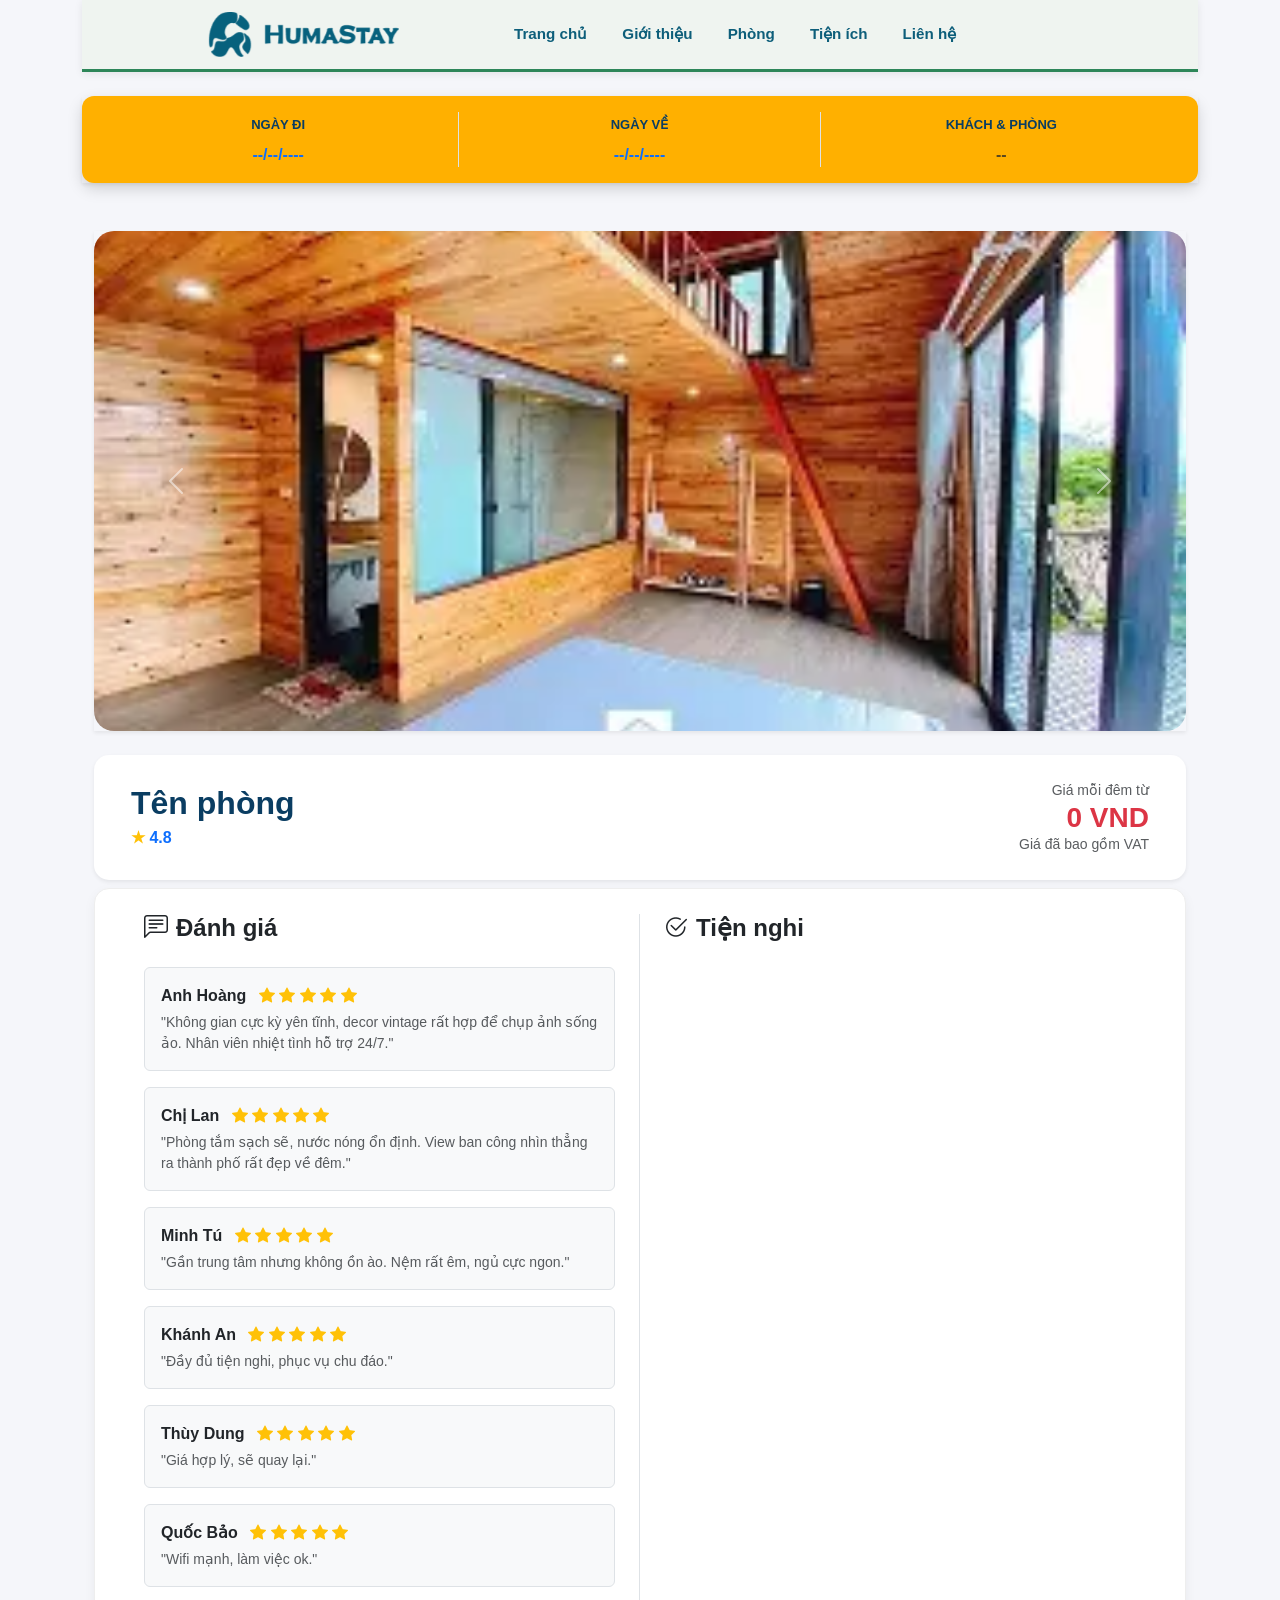
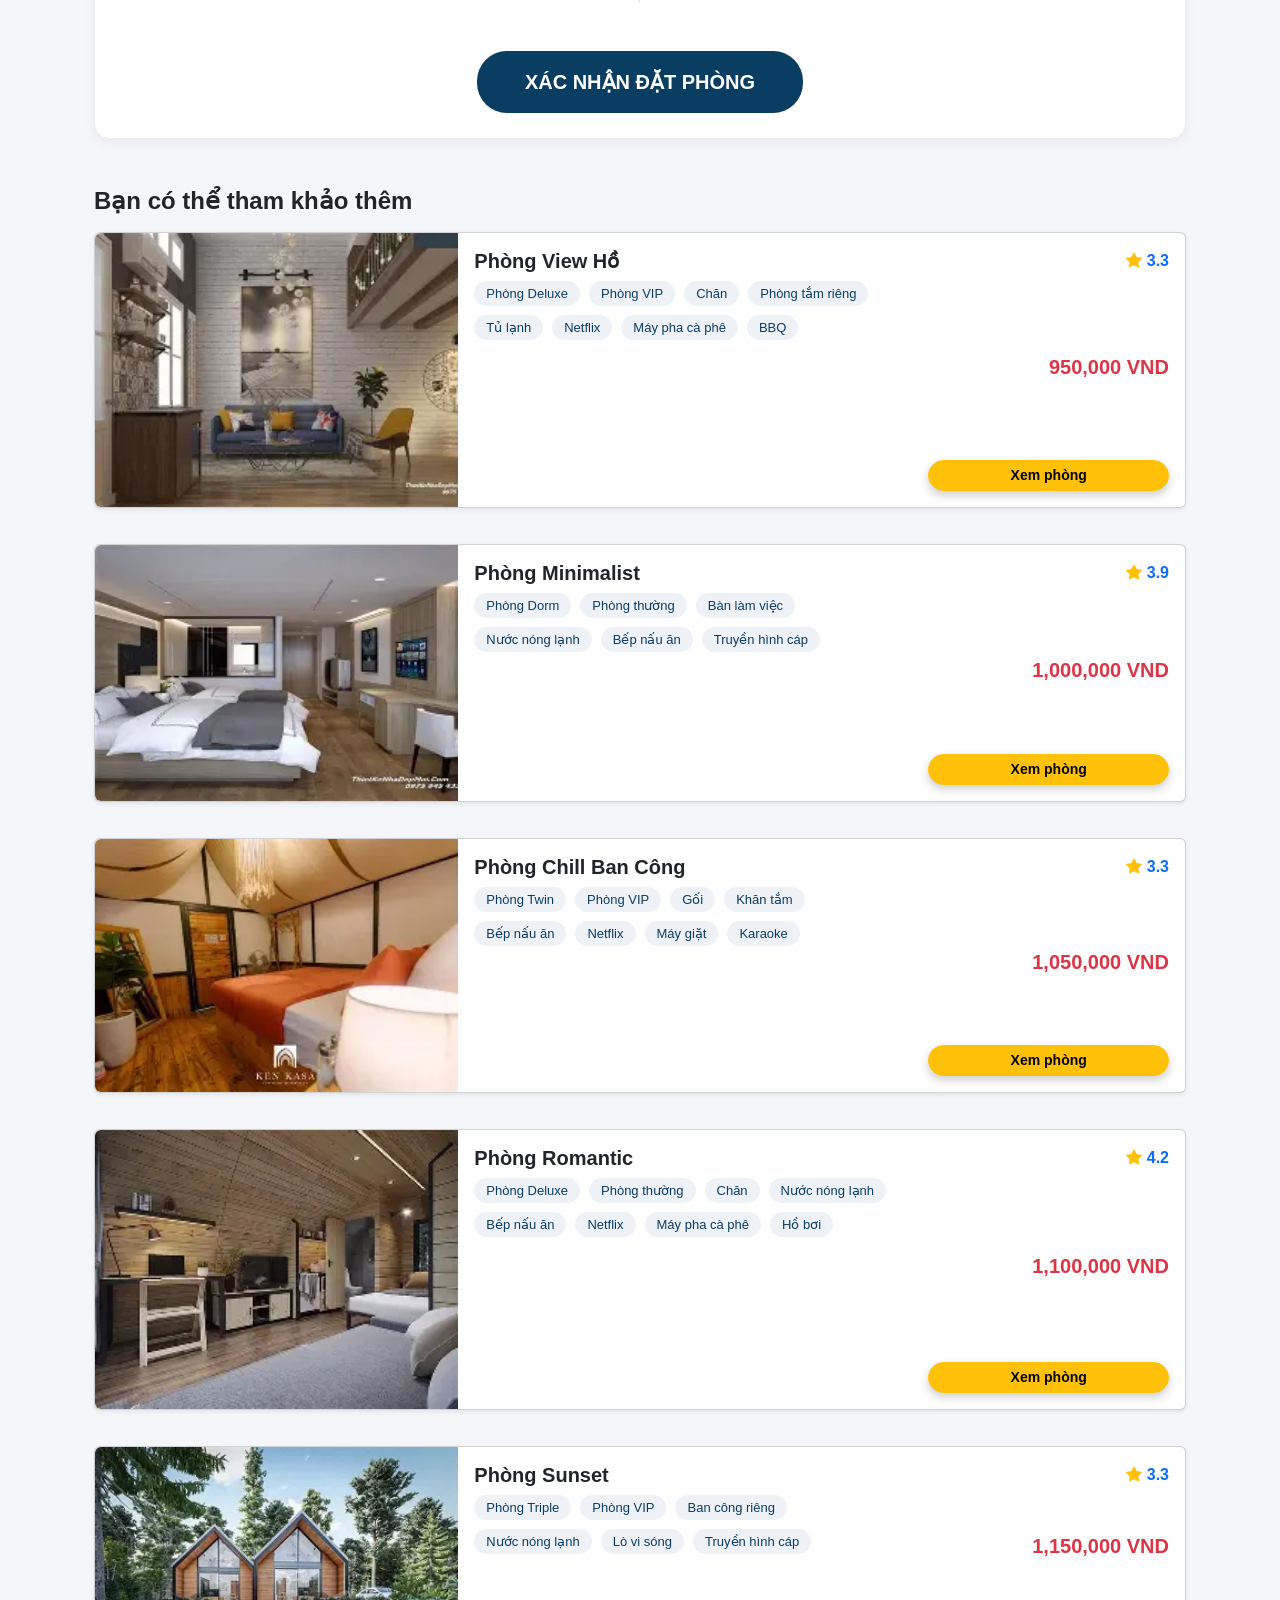
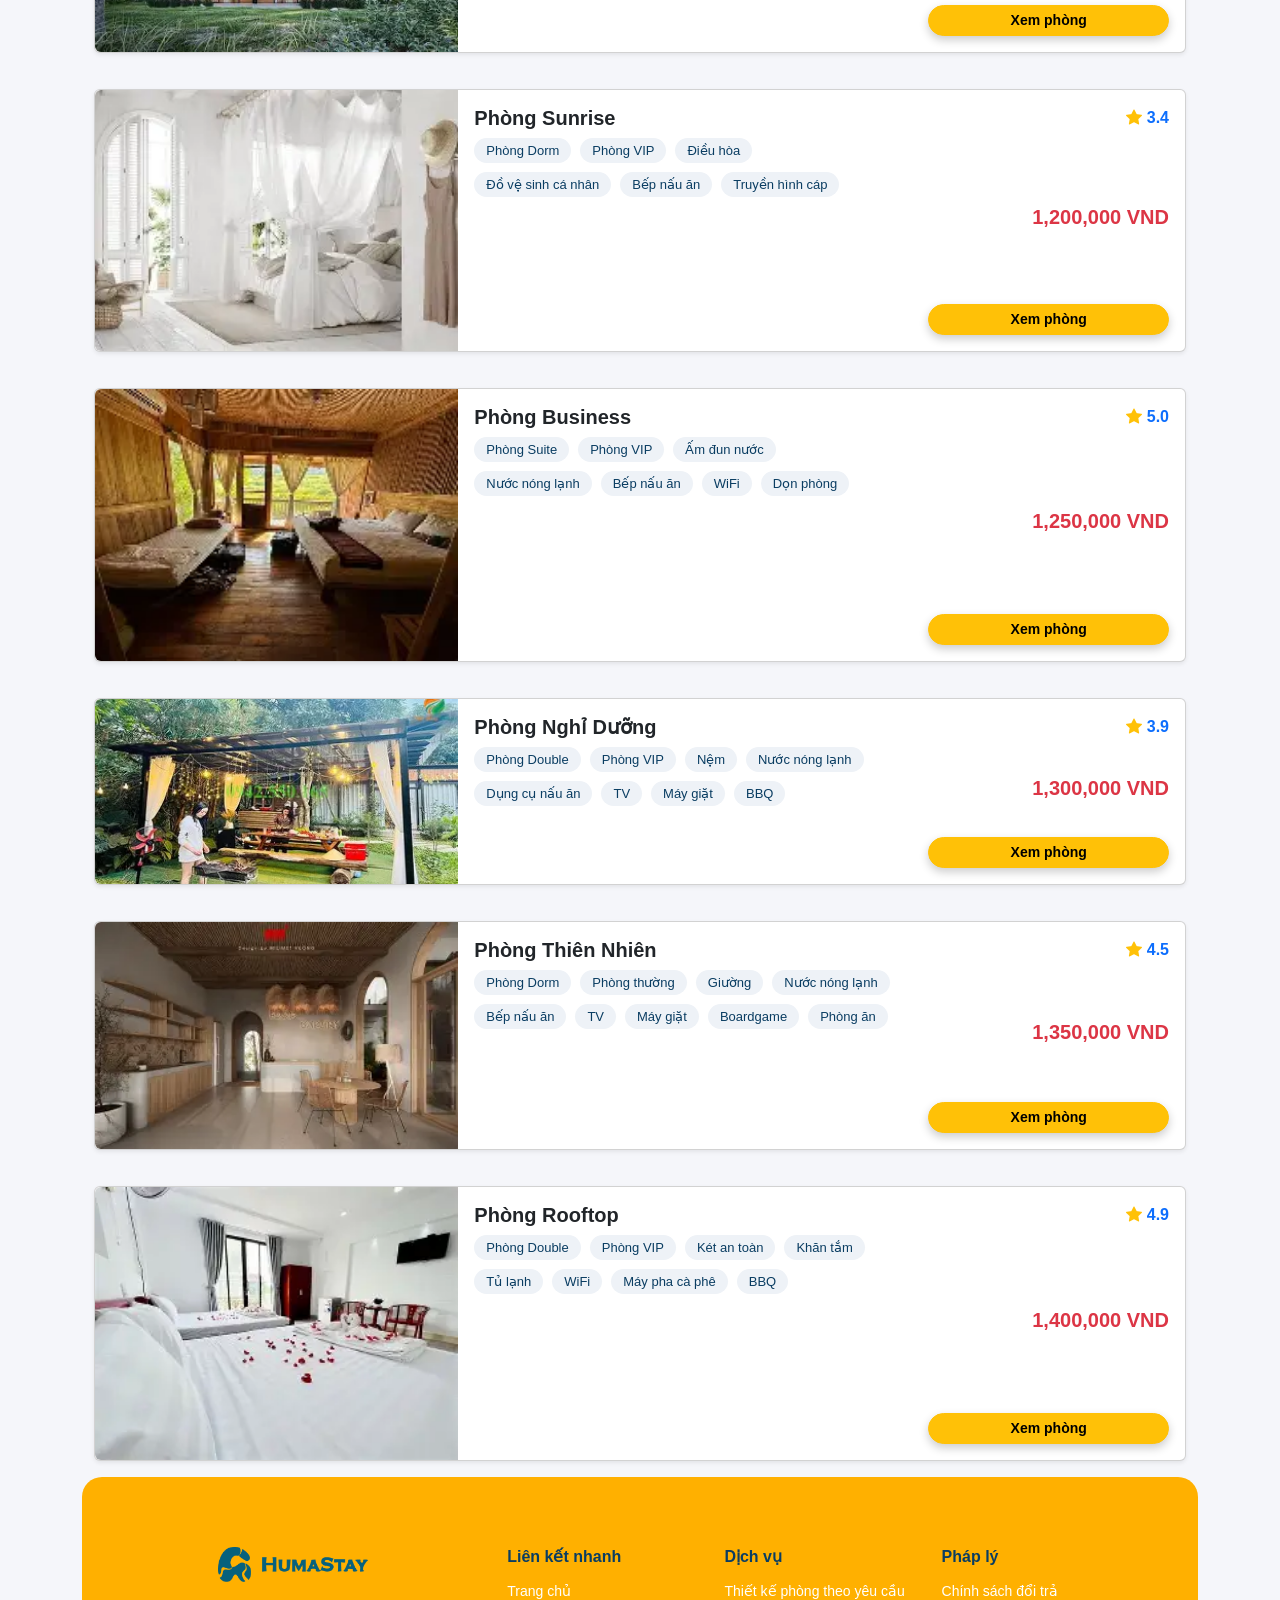
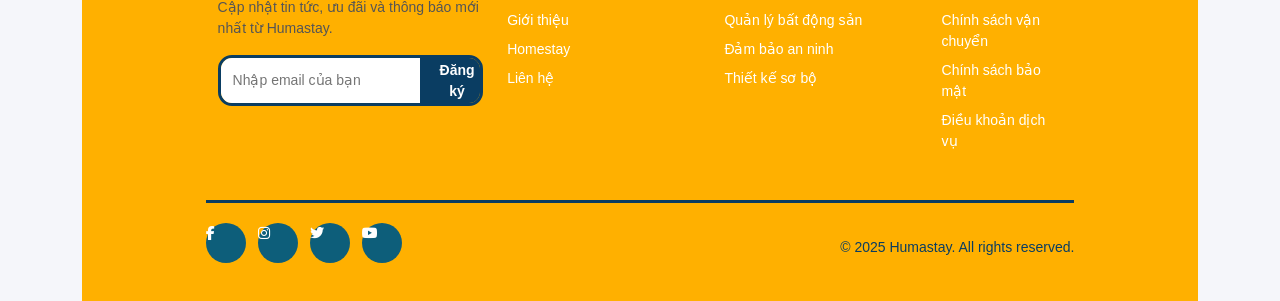
<file: HTML/ChiTietPhong.html>
<!DOCTYPE html>
<html lang="vi">

<head>
    <meta charset="UTF-8">
    <meta name="viewport" content="width=device-width, initial-scale=1.0">
    <title>Chi Tiết Phòng</title>
    <link rel="stylesheet" href="../CSS/bootstrap.min.css">
    <link rel="stylesheet" href="../CSS/ChiTietPhong.css">
    <link rel="stylesheet" href="../CSS/Phong.css">
    <link rel="stylesheet" href="../CSS/footer.css">
    <link href="https://cdn.jsdelivr.net/npm/bootstrap-icons/font/bootstrap-icons.css" rel="stylesheet">
    <link rel="stylesheet" href="https://cdnjs.cloudflare.com/ajax/libs/font-awesome/6.5.1/css/all.min.css">
</head>

<body>
    <div class="container">
        <header>
            <nav class="navbar-custom">
                <div class="nav-container">
                    <a class="logo-brand" href="../index.html">
                        <img src="../IMG/Logo.png" alt="Logo">

                    </a>

                    <button class="menu-toggle" id="menuToggle">
                        <span></span>
                        <span></span>
                        <span></span>
                    </button>

                    <ul class="nav-menu" id="navMenu">
                        <li><a href="../index.html">Trang chủ</a></li>
                        <li><a href="../HTML/gioithieu.html">Giới thiệu</a></li>
                        <li><a href="../HTML/Phong.html">Phòng</a></li>
                        <li><a href="../HTML/facilities.html">Tiện ích</a></li>
                        <li><a href="../HTML/lienhe.html">Liên hệ</a></li>
                    </ul>
                </div>
            </nav>

            <div class="search-float mt-4 shadow-sm">
                <div class="p-3 row m-0 text-center align-items-center">
                    <div class="col-md-4 border-end">
                        <label class="form-label text-uppercase small">Ngày đi</label>
                        <div id="display-checkin" class="text-primary fw-bold">--/--/----</div>
                    </div>
                    <div class="col-md-4 border-end">
                        <label class="form-label text-uppercase small">Ngày về</label>
                        <div id="display-checkout" class="text-primary fw-bold">--/--/----</div>
                    </div>
                    <div class="col-md-4">
                        <label class="form-label text-uppercase small">Khách & Phòng</label>
                        <div id="display-guests" class="text-muted small">--</div>
                    </div>
                </div>
            </div>
        </header>

        <section class="row mt-4 g-4">
            <div class="col-12">
                <div id="roomCarousel" class="carousel slide shadow-sm">
                    <div class="carousel-inner rounded-4">
                        <div class="carousel-item active">
                            <img src="../IMG/1.webp" class="d-block w-100"
                                style="height: 500px; object-fit: cover; border-radius: 20px;">
                        </div>
                        <div class="carousel-item">
                            <img src="../IMG/2.webp" class="d-block w-100"
                                style="height: 500px; object-fit: cover; border-radius: 20px;">
                        </div>
                        <div class="carousel-item">
                            <img src="../IMG/3.webp" class="d-block w-100"
                                style="height: 500px; object-fit: cover; border-radius: 20px;">
                        </div>
                        <div class="carousel-item">
                            <img src="../IMG/4.webp" class="d-block w-100"
                                style="height: 500px; object-fit: cover; border-radius: 20px;">
                        </div>
                        <div class="carousel-item">
                            <img src="../IMG/5.webp" class="d-block w-100"
                                style="height: 500px; object-fit: cover; border-radius: 20px;">
                        </div>
                    </div>
                    <button class="carousel-control-prev" type="button" data-bs-target="#roomCarousel"
                        data-bs-slide="prev">
                        <span class="carousel-control-prev-icon"></span>
                    </button>

                    <button class="carousel-control-next" type="button" data-bs-target="#roomCarousel"
                        data-bs-slide="next">
                        <span class="carousel-control-next-icon"></span>
                    </button>
                </div>
            </div>

            <aside class="col-12 mt-4">
                <div class="price-sidebar-card shadow-sm">
                    <div class="row align-items-center">
                        <div class="col-md-8 border-end-custom">
                            <h2 id="display-name" class="fw-bold mb-1" style="color: #0a3d62;">Tên phòng</h2>
                            <div id="display-rating" class="text-primary fw-bold">
                                <span class="text-warning">★</span> 4.8
                            </div>
                        </div>
                        <div class="col-md-4 text-end">
                            <span class="text-muted d-block small">Giá mỗi đêm từ</span>
                            <h2 id="display-price" class="text-danger fw-bold mb-0">0 VND</h2>
                            <span class="text-muted d-block small">Giá đã bao gồm VAT</span>
                        </div>
                    </div>
                </div>
            </aside>

            <article class="col-12 mt-2">
                <div class="info-booking-wrapper">
                    <div class="row g-5">
                        <div class="col-md-6 border-end">
                            <h4 class="fw-bold mb-4 text-dark"><i class="bi bi-chat-left-text me-2"></i>Đánh giá</h4>
                            <div id="review-container"></div>
                        </div>
                        <div class="col-md-6">
                            <h4 class="mb-4 fw-bold text-dark"><i class="bi bi-check2-circle me-2"></i>Tiện nghi</h4>
                            <div id="amenity-container" class="tags d-flex flex-wrap gap-2"></div>
                        </div>
                    </div>
                    <div class="text-center mt-5">
                        <button onclick="goBooking()" class="btn a fw-bold px-5 py-3" style="min-width: 300px; font-size: 20px;">XÁC NHẬN ĐẶT
                            PHÒNG</button>
                    </div>
                </div>
            </article>
            <div class="mt-5">
                <h4 class="fw-bold mb-3">Bạn có thể tham khảo thêm</h4>
                <div class="horizontal" id="bottomList"></div>
            </div>
        </section>

        <footer class="footer">
            <div class="container">
                <div class="row">

                    <div class="col-md-4">
                        <img src="../IMG/Logo.png" alt="Humastay Logo">
                        <p>
                            Cập nhật tin tức, ưu đãi và thông báo mới nhất từ Humastay.
                        </p>

                        <div class="sub">
                            <input type="email" placeholder="Nhập email của bạn">
                            <button>Đăng ký</button>
                        </div>

                    </div>

                    <div class="col-md-3">
                        <h6>Liên kết nhanh</h6>
                        <a href="#">Trang chủ</a>
                        <a href="#">Giới thiệu</a>
                        <a href="#">Homestay</a>
                        <a href="#">Liên hệ</a>
                    </div>

                    <div class="col-md-3">
                        <h6>Dịch vụ</h6>
                        <a href="#">Thiết kế phòng theo yêu cầu</a>
                        <a href="#">Quản lý bất động sản</a>
                        <a href="#">Đảm bảo an ninh</a>
                        <a href="#">Thiết kế sơ bộ</a>
                    </div>

                    <div class="col-md-2">
                        <h6>Pháp lý</h6>
                        <a href="#">Chính sách đổi trả</a>
                        <a href="#">Chính sách vận chuyển</a>
                        <a href="#">Chính sách bảo mật</a>
                        <a href="#">Điều khoản dịch vụ</a>
                    </div>
                </div>

                <div class="footer-bottom">
                    <div class="app">
                        <a href="#"><i class="fa-brands fa-facebook-f"></i></a>
                        <a href="#"><i class="fa-brands fa-instagram"></i></a>
                        <a href="#"><i class="fa-brands fa-twitter"></i></a>
                        <a href="#"><i class="fa-brands fa-youtube"></i></a>
                    </div>
                    <div class="copy">
                        © 2025 Humastay. All rights reserved.
                    </div>
                </div>
            </div>
        </footer>
    </div>

    <script src="../JS/bootstrap.bundle.min.js"></script>
    <script src="../JS/Phong.js"></script>
    <script src="../JS/ChiTietPhong.js"></script>
</body>

</html>
</file>
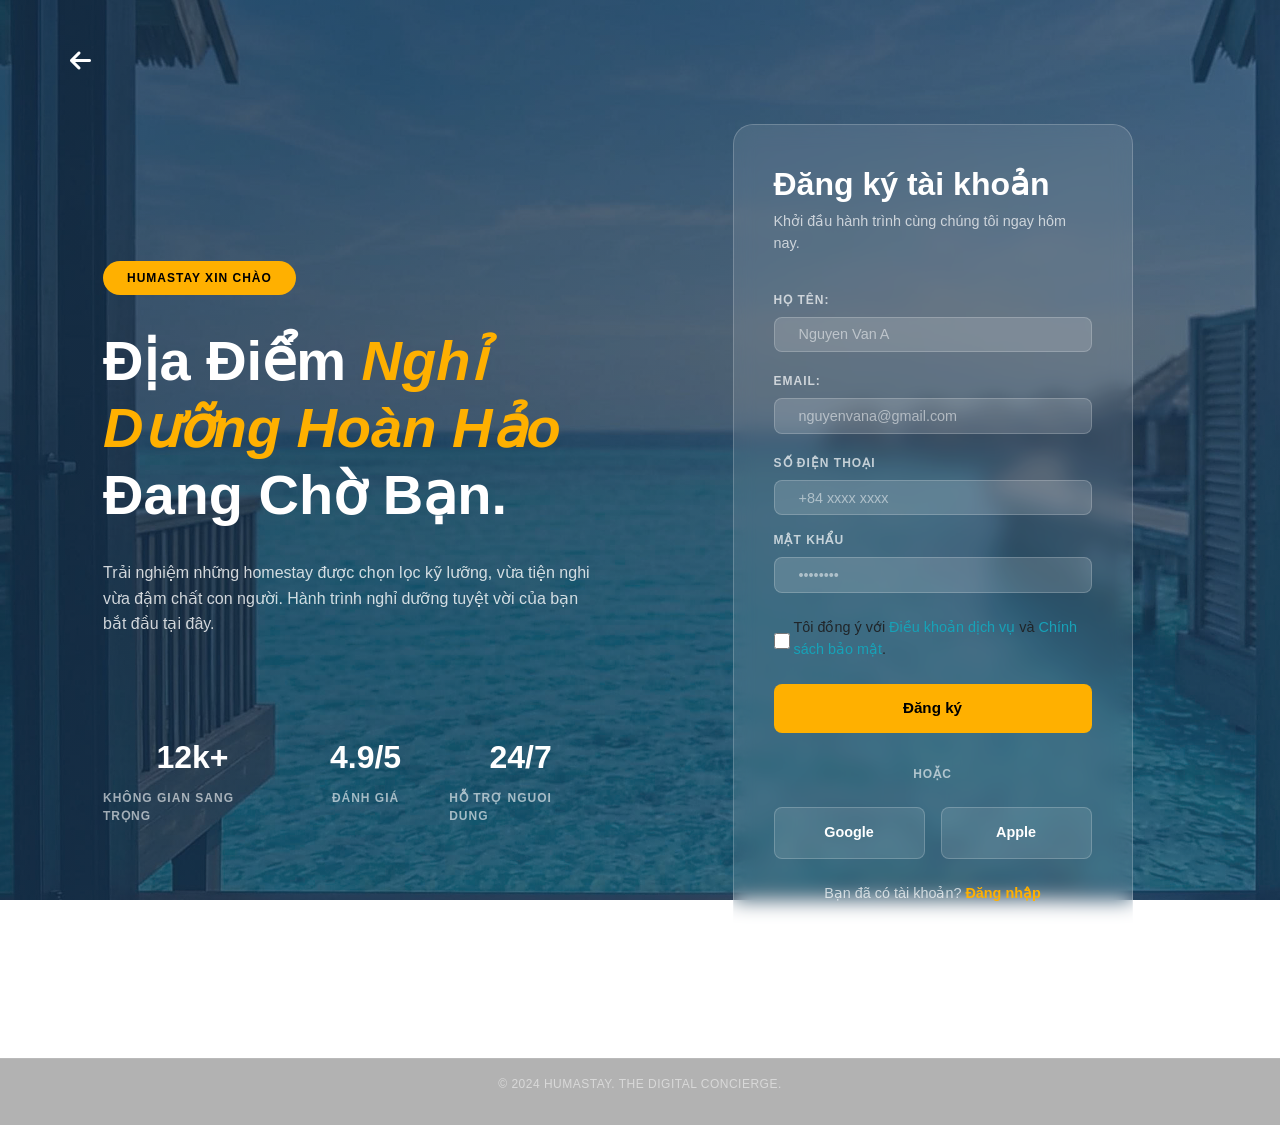
<file: HTML/dangky.html>
<!DOCTYPE html>
<html lang="en">

<head>
    <meta charset="UTF-8">
    <meta name="viewport" content="width=device-width, initial-scale=1.0">
    <link href="https://stackpath.bootstrapcdn.com/bootstrap/4.5.2/css/bootstrap.min.css" rel="stylesheet">
    <link rel="stylesheet" href="../CSS/login.css">
    <link rel="stylesheet" href="https://cdnjs.cloudflare.com/ajax/libs/font-awesome/6.4.0/css/all.min.css">


    <title>Đăng ký</title>
</head>

<body>
    <div class="container">

        <div class="main-wrapper p-0 h-100">
            <div class="back">
                <a><i class="fas fa-arrow-left" style="font-size: 1.5rem;"></i> </a>
            </div>
            <div class="row h-100">
                <div class="col-lg-6 left-section d-flex flex-column justify-content-center">
                    <p class="badge-tag">HUMASTAY XIN CHÀO</p>
                    <h1 class="main-title">
                        Địa Điểm <span class="highlight">Nghỉ Dưỡng Hoàn Hảo</span> Đang Chờ Bạn.
                    </h1>
                    <p class="description">
                        Trải nghiệm những homestay được chọn lọc kỹ lưỡng, vừa tiện nghi vừa đậm chất con người.
                        Hành trình nghỉ dưỡng tuyệt vời của bạn bắt đầu tại đây.
                    </p>

                    <div class="stats-container">
                        <div class="stat-item">
                            <div class="stat-number">12k+</div>
                            <div class="stat-label">KHÔNG GIAN SANG TRỌNG</div>
                        </div>
                        <div class="stat-item">
                            <div class="stat-number">4.9/5</div>
                            <div class="stat-label">ĐÁNH GIÁ</div>
                        </div>
                        <div class="stat-item">
                            <div class="stat-number">24/7</div>
                            <div class="stat-label">HỖ TRỢ NGUOI DUNG</div>
                        </div>
                    </div>
                </div>

                <div class="col-lg-6 right-section d-flex align-items-center justify-content-center">
                    <div class="login-card">
                        <h2 class="login-title">Đăng ký tài khoản</h2>
                        <p class="login-subtitle">Khởi đầu hành trình cùng chúng tôi ngay hôm nay.
                        </p>

                        <form>
                            <div class="form-group">
                                <label for="hoten" class="form-label">HỌ TÊN:</label>
                                <input type="text" class="form-control" id="hoten" placeholder="Nguyen Van A">
                            </div>

                            <div class="form-group">
                                <label for="email" class="form-label">EMAIL:</label>
                                <input type="email" class="form-control" id="email" placeholder="nguyenvana@gmail.com">
                            </div>

                            <div class="form-group">
                                <label for="sdt" class="form-label">SỐ ĐIỆN THOẠI</label>
                                <input type="text" class="form-control" id="sdt" placeholder="+84 xxxx xxxx">
                            </div>

                            <div class="mb-4 text-left">
                                <div class="form-group">
                                    <div class="d-flex justify-content-between">
                                        <label for="password" class="form-label">MẬT KHẨU</label>
                                    </div>
                                    <div class="password-input">
                                        <input type="password" class="form-control" id="password"
                                            placeholder="••••••••">
                                    </div>
                                </div>
                            </div>

                            <div class="form-check d-flex align-items-center mb-3">
                                <input class="form-check-input" type="checkbox" id="terms">
                                <label class="form-check-label small text-body ms-2" for="terms">
                                    Tôi đồng ý với
                                    <a href="#" class="text-info fw-bold text-decoration-none">Điều khoản dịch vụ</a>
                                    và
                                    <a href="#" class="text-info fw-bold text-decoration-none">Chính sách bảo
                                        mật</a>.
                                </label>
                            </div>

                            <button id="btn-register" type="submit" class="btn-login btn-block mt-4">Đăng
                                ký</button>
                        </form>
                        <div class="or-divider">HOẶC</div>


                        <div class="social-buttons">
                            <button class="social">Google</button>
                            <button class="social">Apple</button>
                        </div>

                        <p class="create-account mt-4">
                            Bạn đã có tài khoản? <a href="..//HTML/login.html" class="create-link">Đăng nhập</a>
                        </p>
                    </div>
                </div>
            </div>
        </div>
    </div>

    <footer class="footer">
        <div class="container-fluid">
            <div class="row">
                <div class="col-12">
                    <p class="footer-text">© 2024 HUMASTAY. THE DIGITAL CONCIERGE.</p>
                </div>
            </div>
        </div>
    </footer>
    <script src="../JS/dangki.js"></script>

</body>

</html>
</file>
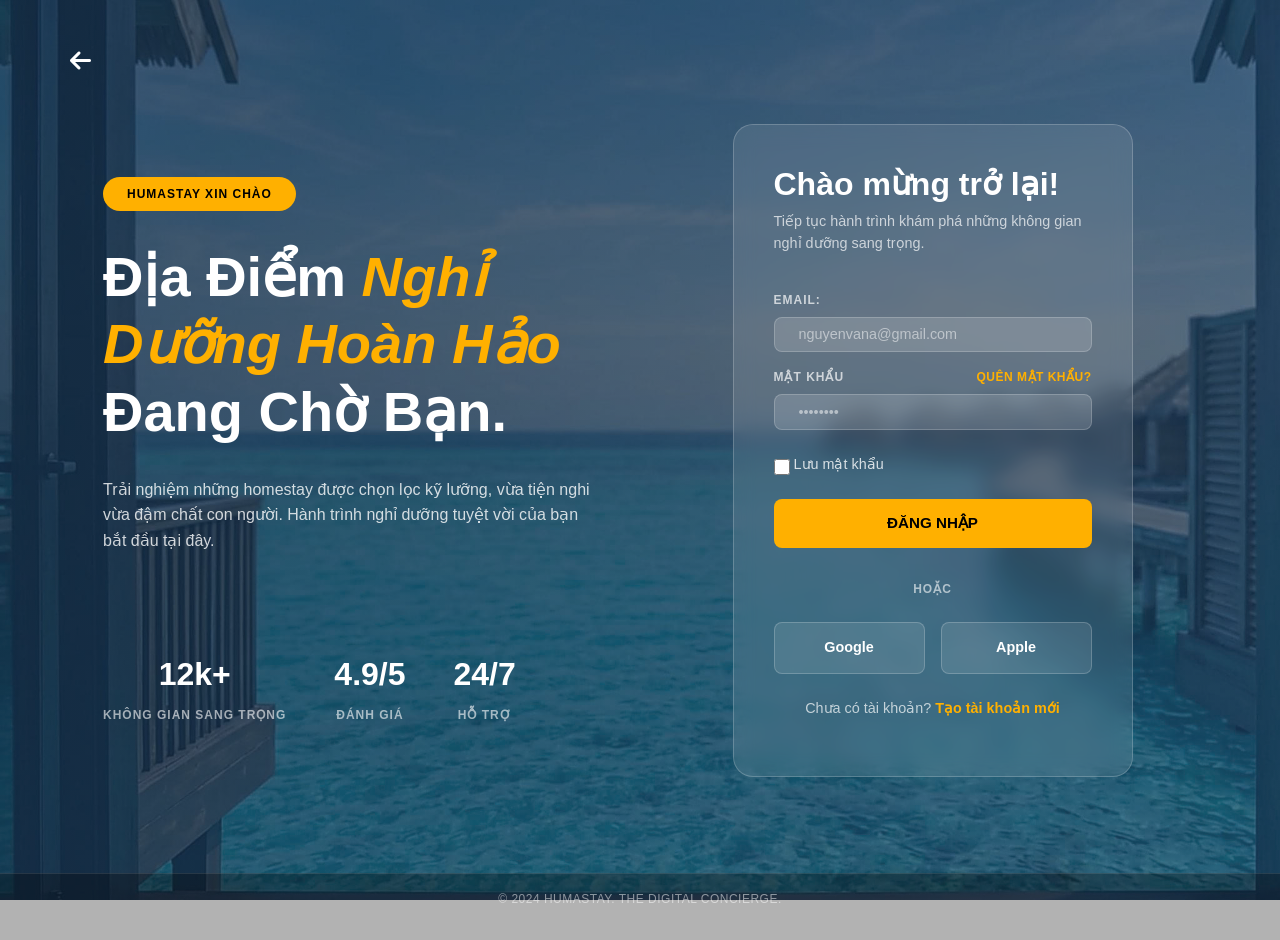
<file: HTML/login.html>
<!doctype html>
<html lang="en">

<head>
  <meta charset="UTF-8" />
  <meta name="viewport" content="width=device-width, initial-scale=1.0" />
  <link href="https://stackpath.bootstrapcdn.com/bootstrap/4.5.2/css/bootstrap.min.css" rel="stylesheet" />
  <link rel="stylesheet" href="../CSS/login.css" />
  <link rel="stylesheet" href="https://cdnjs.cloudflare.com/ajax/libs/font-awesome/6.4.0/css/all.min.css" />

  <title>LOG IN</title>
</head>

<body>
  <div class="container">
    <div class="main-wrapper p-0 h-100">
      <div class="back">
        <a href="../index.html" style="color: white"><i class="fas fa-arrow-left" style="font-size: 1.5rem"></i></a>
      </div>
      <div class="row h-100">
        <div class="col-lg-6 left-section d-flex flex-column justify-content-center">
          <p class="badge-tag">HUMASTAY XIN CHÀO</p>
          <h1 class="main-title">
            Địa Điểm <span class="highlight">Nghỉ Dưỡng Hoàn Hảo</span> Đang
            Chờ Bạn.
          </h1>
          <p class="description">
            Trải nghiệm những homestay được chọn lọc kỹ lưỡng, vừa tiện nghi
            vừa đậm chất con người. Hành trình nghỉ dưỡng tuyệt vời của bạn
            bắt đầu tại đây.
          </p>

          <div class="stats-container">
            <div class="stat-item">
              <div class="stat-number">12k+</div>
              <div class="stat-label">KHÔNG GIAN SANG TRỌNG</div>
            </div>
            <div class="stat-item">
              <div class="stat-number">4.9/5</div>
              <div class="stat-label">ĐÁNH GIÁ</div>
            </div>
            <div class="stat-item">
              <div class="stat-number">24/7</div>
              <div class="stat-label">HỖ TRỢ</div>
            </div>
          </div>
        </div>

        <!-- FORM ĐĂNG NHẬP -->
        <div class="col-lg-6 right-section d-flex align-items-center justify-content-center">
          <div class="login-card">
            <h2 class="login-title">Chào mừng trở lại!</h2>
            <p class="login-subtitle">
              Tiếp tục hành trình khám phá những không gian nghỉ dưỡng sang
              trọng.
            </p>

            <form>
              <div class="form-group">
                <label for="email" class="form-label">EMAIL:</label>
                <input type="text" class="form-control" id="email" placeholder="nguyenvana@gmail.com" />
              </div>

              <div class="form-group">
                <div class="d-flex justify-content-between">
                  <label for="password" class="form-label">MẬT KHẨU</label>
                  <a href="#" class="forgot-password">QUÊN MẬT KHẨU?</a>
                </div>
                <div class="password-input">
                  <input type="password" class="form-control" id="password" placeholder="••••••••" />
                </div>
              </div>

              <div class="form-check mt-4">
                <input type="checkbox" class="form-check-input" id="staySignedIn" />
                <label class="form-check-label" for="staySignedIn">
                  Lưu mật khẩu
                </label>
              </div>

              <button id="btn-log" type="submit" class="btn-login btn-block mt-4">
                ĐĂNG NHẬP
              </button>
            </form>

            <div class="or-divider">HOẶC</div>

            <div class="social-buttons">
              <button class="social">Google</button>
              <button class="social">Apple</button>
            </div>

            <p class="create-account">
              Chưa có tài khoản?
              <a href="..//HTML/dangky.html" class="create-link">Tạo tài khoản mới</a>
            </p>
          </div>
        </div>
      </div>
    </div>
  </div>

  <!-- FOOTER -->
  <footer class="footer">
    <div class="container-fluid">
      <div class="row">
        <div class="col-12">
          <p class="footer-text">© 2024 HUMASTAY. THE DIGITAL CONCIERGE.</p>
        </div>
      </div>
    </div>
  </footer>
  <script src="../JS/main.js"></script>
</body>

</html>
</file>
<file: CSS/ChiTietPhong.css>
* {
    box-sizing: border-box;
    font-family: "Be VietNam Pro", sans-serif;
}

body {
    margin: 0;
    padding: 0;
    background: #f5f6fa;
}

.navbar-custom {
  background: rgba(240, 245, 240, 0.95);
  padding: 12px 0;
  border-bottom: 3px solid #2d8659;
  box-shadow: 0 2px 8px rgba(0, 0, 0, 0.08);
  position: static;
  z-index: 1000;
  width: 100%;
}

.nav-container {
  width: 80%;
  margin: 0 auto;
  display: flex;
  justify-content: space-between;
  align-items: center;
  padding: 0 15px;
  position: relative;
}

.logo-brand {
  display: flex;
  align-items: center;
  gap: 8px;
  text-decoration: none;
  z-index: 1001;
  flex-shrink: 0;
}

.logo-brand img {
  height: 45px;
  width: auto;
}

.logo-brand span {
  color: #0d5e7a;
  font-weight: 900;
  font-size: 1.1rem;
  letter-spacing: 0.5px;
  display: none;
}

.menu-toggle {
  display: none;
  flex-direction: column;
  background: none;
  border: none;
  cursor: pointer;
  gap: 5px;
  padding: 5px;
  z-index: 1001;
  flex-shrink: 0;
}

.menu-toggle span {
  width: 24px;
  height: 2px;
  background: #0d5e7a;
  transition: all 0.3s ease;
  border-radius: 2px;
  display: block;
}

.menu-toggle.active span:nth-child(1) {
  transform: rotate(45deg) translate(8px, 8px);
}

.menu-toggle.active span:nth-child(2) {
  opacity: 0;
}

.menu-toggle.active span:nth-child(3) {
  transform: rotate(-45deg) translate(7px, -7px);
}

.nav-menu {
  display: flex;
  gap: 35px;
  list-style: none;
  margin: 0;
  padding: 0;
  justify-content: center;
  flex: 1;
}

.nav-menu li {
  list-style: none;
}

.nav-menu a {
  color: #0d5e7a;
  font-weight: 600;
  font-size: 0.95rem;
  text-decoration: none;
  position: relative;
  padding: 6px 0;
  display: block;
  transition: color 0.3s ease;
  white-space: nowrap;
}

.nav-menu a::after {
  content: "";
  position: absolute;
  width: 0;
  height: 2px;
  bottom: -4px;
  left: 0;
  background: #2d8659;
  transition: width 0.3s ease;
}

.nav-menu a:hover {
  color: #2d8659;
}

.nav-menu a:hover::after {
  width: 100%;
}

@media (max-width: 1200px) {
  .nav-container {
    width: 85%;
  }

  .nav-menu {
    gap: 28px;
  }

  .nav-menu a {
    font-size: 0.9rem;
  }
}

@media (max-width: 992px) {
  .nav-container {
    width: 90%;
  }

  .menu-toggle {
    display: flex;
  }

  .nav-menu {
    position: absolute;
    top: 100%;
    left: 0;
    right: 0;
    width: 100vw;
    margin-left: calc(-50vw + 50%);
    flex-direction: column;
    gap: 0;
    background: rgba(240, 245, 240, 0.99);
    border-top: 1px solid #ddd;
    padding: 0;
    max-height: 0;
    overflow: hidden;
    transition: max-height 0.4s ease;
    z-index: 999;
    text-align: center;
  }

  .nav-menu.active {
    max-height: 400px;
  }

  .nav-menu li {
    border-bottom: 1px solid #f0f5f0;
    padding: 12px 0;
    margin: 0;
  }

  .nav-menu li:last-child {
    border-bottom: none;
  }

  .nav-menu a {
    font-size: 0.95rem;
    padding: 8px 0;
  }

  .nav-menu a::after {
    display: none;
  }

  .nav-menu a:hover {
    color: #2d8659;
  }

}

@media (max-width: 768px) {
  .nav-container {
    width: 90%;
  }

  .logo-brand img {
    height: 40px;
  }

  .logo-brand span {
    display: none;
  }

  .nav-menu {
    max-height: 0;
  }

  .nav-menu.active {
    max-height: 350px;
  }

  .nav-menu a {
    font-size: 0.9rem;
  }

}

@media (max-width: 576px) {
  .navbar-custom {
    padding: 10px 0;
  }

  .nav-container {
    width: 95%;
    gap: 8px;
  }

  .logo-brand {
    gap: 6px;
  }

  .logo-brand img {
    height: 38px;
  }

  .logo-brand span {
    display: none;
  }

  .menu-toggle {
    padding: 3px 6px;
  }

  .menu-toggle span {
    width: 22px;
    height: 2px;
  }

  .nav-menu {
    max-height: 0;
  }

  .nav-menu.active {
    max-height: 300px;
  }

  .nav-menu li {
    padding: 10px 0;
  }

  .nav-menu a {
    font-size: 0.88rem;
    padding: 6px 0;
  }

}

.search-float {
    position: sticky;
    top: 70px;
    z-index: 900;
}

.search-float>div {
    background: #ffb000;
    border-radius: 12px;
    box-shadow: 0 6px 15px rgba(0, 0, 0, 0.15);
}

.search-float .form-label {
    font-size: 13px;
    font-weight: 700;
    color: #0a3d62;
}

#display-checkin,
#display-checkout,
#display-guests {
    font-weight: 700;
    font-size: 16px;
    color: #0a3d62;
}

.form-label {
    font-size: 12px;
    color: #0a3d62;
}

.carousel-inner {
    border-radius: 20px;
    overflow: hidden;
}

.carousel-item {
    height: 500px;
}

.carousel-item img {
    width: 100%;
    height: 100%;
    object-fit: cover;
}

.price-sidebar-card {
    background: white;
    padding: 25px;
    border-radius: 15px;
    box-shadow: 0 5px 15px rgba(0, 0, 0, 0.08);
}

#display-price {
    font-size: 28px;
}

.info-booking-wrapper .col-md-6:first-child {
    border-right: 1px solid #ddd;
}

.review-item {
    background: #fff;
    border-radius: 10px;
    border: 1px solid #eee;
}

.tags span {
    background: #eef2f7 !important;
    color: #0a3d62 !important;
    border-radius: 20px;
    padding: 6px 12px;
    font-size: 13px;
    font-weight: 500;
}

.btn.a {
    background: #0a3d62;
    border: none;
    border-radius: 30px;
    color: white;
}

.btn.a:hover {
    background: #ffb000;
    color: #0a3d62;
}

.horizontal {
    width: 100%;
    display: flex;
    flex-direction: column;
    gap: 20px;
}

.horizontal-card {
    width: 100%;
    border-radius: 12px;
    overflow: hidden;
}

.horizontal-card .row {
    height: 180px;
    display: flex;
    align-items: stretch;
}

.horizontal-card img {
    width: 100%;
    height: 100%;
    object-fit: cover;
}

.horizontal-card .col-3 {
    height: 100%;
}

.horizontal-card .col-7 {
    display: flex;
    flex-direction: column;
    justify-content: center;
}

.horizontal-card .col-2 {
    display: flex;
    flex-direction: column;
    justify-content: space-between;
    align-items: flex-end;
}

.horizontal-card .tags {
    margin-top: 5px;
}

.horizontal-card .text-primary {
    font-size: 14px;
}

.horizontal-card .text-danger {
    font-size: 18px;
}

.horizontal-card button {
    border-radius: 20px;
}

.horizontal-card .p-3 {
    margin-top: 0;
}

.tags {
    display: flex;
    flex-wrap: wrap;
    gap: 6px;
    max-height: 70px;
    overflow: hidden;
}

.badge {
    font-size: 12px;
    padding: 5px 8px;
    border-radius: 20px;
}

.rating {
    position: absolute;
    top: 8px;
    right: 8px;
    background: #0a3d62;
    color: #fff;
    padding: 4px 8px;
    border-radius: 6px;
    font-size: 12px;
}

.img-wrap {
    position: relative;
}

.info-booking-wrapper {
    background: white;
    padding: 25px;
    border-radius: 15px;
    border: 1px solid #eee;
    box-shadow: 0 4px 12px rgba(0, 0, 0, 0.05);
}

.row {
    margin-left: 0 !important;
    margin-right: 0 !important;
}

header,
section,
.container {
    overflow: visible;
}
</file>
<file: CSS/Phong.css>
* {
  box-sizing: border-box;
  font-family: "Be Vietnam Pro", sans-serif;
}

body {
  margin: 0;
  padding: 0;
}

.container {
  margin: auto;
}

.head {
  background-image: url("../IMG/dơnload.jpg");
  background-size: cover;
  background-position: center;
  height: 350px;
  border-radius: 0 0 20px 20px;
  margin-bottom: 170px;
}

.navbar-custom {
  background: rgba(240, 245, 240, 0.95);
  padding: 12px 0;
  border-bottom: 3px solid #2d8659;
  box-shadow: 0 2px 8px rgba(0, 0, 0, 0.08);
  position: static;
  z-index: 1000;
  width: 100%;
}

.nav-container {
  width: 80%;
  margin: 0 auto;
  display: flex;
  justify-content: space-between;
  align-items: center;
  padding: 0 15px;
  position: relative;
}

.logo-brand {
  display: flex;
  align-items: center;
  gap: 8px;
  text-decoration: none;
  z-index: 1001;
  flex-shrink: 0;
}

.logo-brand img {
  height: 45px;
  width: auto;
}

.logo-brand span {
  color: #0d5e7a;
  font-weight: 900;
  font-size: 1.1rem;
  letter-spacing: 0.5px;
  display: none;
}

.menu-toggle {
  display: none;
  flex-direction: column;
  background: none;
  border: none;
  cursor: pointer;
  gap: 5px;
  padding: 5px;
  z-index: 1001;
  flex-shrink: 0;
}

.menu-toggle span {
  width: 24px;
  height: 2px;
  background: #0d5e7a;
  transition: all 0.3s ease;
  border-radius: 2px;
  display: block;
}

.menu-toggle.active span:nth-child(1) {
  transform: rotate(45deg) translate(8px, 8px);
}

.menu-toggle.active span:nth-child(2) {
  opacity: 0;
}

.menu-toggle.active span:nth-child(3) {
  transform: rotate(-45deg) translate(7px, -7px);
}

.nav-menu {
  display: flex;
  gap: 35px;
  list-style: none;
  margin: 0;
  padding: 0;
  justify-content: center;
  flex: 1;
}

.nav-menu li {
  list-style: none;
}

.nav-menu a {
  color: #0d5e7a;
  font-weight: 600;
  font-size: 0.95rem;
  text-decoration: none;
  position: relative;
  padding: 6px 0;
  display: block;
  transition: color 0.3s ease;
  white-space: nowrap;
}

.nav-menu a::after {
  content: "";
  position: absolute;
  width: 0;
  height: 2px;
  bottom: -4px;
  left: 0;
  background: #2d8659;
  transition: width 0.3s ease;
}

.nav-menu a:hover {
  color: #2d8659;
}

.nav-menu a:hover::after {
  width: 100%;
}

@media (max-width: 1200px) {
  .nav-container {
    width: 85%;
  }

  .nav-menu {
    gap: 28px;
  }

  .nav-menu a {
    font-size: 0.9rem;
  }
}

@media (max-width: 992px) {
  .nav-container {
    width: 90%;
  }

  .menu-toggle {
    display: flex;
  }

  .nav-menu {
    position: absolute;
    top: 100%;
    left: 0;
    right: 0;
    width: 100vw;
    margin-left: calc(-50vw + 50%);
    flex-direction: column;
    gap: 0;
    background: rgba(240, 245, 240, 0.99);
    border-top: 1px solid #ddd;
    padding: 0;
    max-height: 0;
    overflow: hidden;
    transition: max-height 0.4s ease;
    z-index: 999;
    text-align: center;
  }

  .nav-menu.active {
    max-height: 400px;
  }

  .nav-menu li {
    border-bottom: 1px solid #f0f5f0;
    padding: 12px 0;
    margin: 0;
  }

  .nav-menu li:last-child {
    border-bottom: none;
  }

  .nav-menu a {
    font-size: 0.95rem;
    padding: 8px 0;
  }

  .nav-menu a::after {
    display: none;
  }

  .nav-menu a:hover {
    color: #2d8659;
  }

}

@media (max-width: 768px) {
  .nav-container {
    width: 90%;
  }

  .logo-brand img {
    height: 40px;
  }

  .logo-brand span {
    display: none;
  }

  .nav-menu {
    max-height: 0;
  }

  .nav-menu.active {
    max-height: 350px;
  }

  .nav-menu a {
    font-size: 0.9rem;
  }

}

@media (max-width: 576px) {
  .navbar-custom {
    padding: 10px 0;
  }

  .nav-container {
    width: 95%;
    gap: 8px;
  }

  .logo-brand {
    gap: 6px;
  }

  .logo-brand img {
    height: 38px;
  }

  .logo-brand span {
    display: none;
  }

  .menu-toggle {
    padding: 3px 6px;
  }

  .menu-toggle span {
    width: 22px;
    height: 2px;
  }

  .nav-menu {
    max-height: 0;
  }

  .nav-menu.active {
    max-height: 300px;
  }

  .nav-menu li {
    padding: 10px 0;
  }

  .nav-menu a {
    font-size: 0.88rem;
    padding: 6px 0;
  }

}

.title-banner h2 {
  color: #fff;
  text-transform: uppercase;
  font-weight: 600;
  font-size: 32px;
  margin-top: 40px;
  text-shadow: 2px 2px 5px rgba(0, 0, 0, 0.6);
  z-index: 1000;
}

.searchwrapper {
  display: flex;
  justify-content: center;
  margin-top: 60px;
  padding: 0 15px;
  position: relative;
  z-index: 2;
}

.searchbar {
  width: 100%;
  max-width: 1000px;
  background: #ffb000;
  border-radius: 20px;
  padding: 50px 25px 25px;
  position: relative;
  box-shadow: 0 8px 20px rgba(0, 0, 0, 0.25);
  z-index: 2;
}

.search-top {
  position: absolute;
  top: 0;
  left: 50%;
  transform: translate(-50%, -50%);
  background: #ffb000;
  padding: 8px 25px;
  border-radius: 12px;
  font-weight: bold;
  color: #0a3d62;
  border-bottom: 3px solid black;
  box-shadow: 0 4px 10px rgba(0, 0, 0, 0.2);
  z-index: 999;
  white-space: nowrap;
}

.search-content {
  width: 100%;
}

.searchbar .cho a {
  text-decoration: none;
  background: white;
  color: #0a3d62;
  padding: 8px 15px;
  border-radius: 20px;
  border: 1px solid #ccc;
  font-weight: 500;
  transition: 0.3s;
}

.searchbar .cho a:hover,
.searchbar .cho a.active {
  background: #0a3d62;
  color: white;
}

.guest-dropdown {
  position: absolute;
  top: 100%;
  left: 0;
  width: 100%;
  background: white;
  border-radius: 10px;
  box-shadow: 0 5px 15px rgba(10, 61, 98, 0.4);
  padding: 10px;
  z-index: 1000;
}

.s {
  background: #0a3d62;
  color: white;
  border: none;
  font-size: 18px;
  border-radius: 10px;
  padding: 10px 40px;
  min-width: 200px;
}

.s:hover {
  background: white;
  color: #0a3d62;
}

.btn-filter-custom {
  background: #fff;
  color: #0a3d62;
  border: 2px solid #0a3d62;
  border-radius: 25px;
  padding: 8px 18px;
  font-weight: 600;
  transition: all 0.3s ease;
}

.btn-filter-custom:hover {
  background: #0a3d62;
  color: #fff;
  transform: translateY(-2px);
  box-shadow: 0 4px 10px rgba(0, 0, 0, 0.2);
}

@media (max-width: 768px) {
  .searchbar {
    padding: 70px 15px 20px;
  }

  .search-top {
    font-size: 13px;
    padding: 6px 15px;
  }
}

@media (max-width: 992px) {
  .searchwrapper {
    margin-top: 20px;
    z-index: 1;
  }

  section.container {
    margin-top: 380px;
    position: relative;
    z-index: 3;
  }
}

.searchbar .d-flex.gap-3 a {
  text-decoration: none;
  background: white;
  color: #0a3d62;
  padding: 8px 15px;
  border-radius: 20px;
  border: 1px solid #ccc;
  font-weight: 500;
  transition: 0.3s;
}

.searchbar .d-flex.gap-3 a:hover,
.searchbar .d-flex.gap-3 a.active {
  background: #0a3d62;
  color: white;
}

.container.my-4 {
  margin-top: 40px;
}

.form-control {
  height: 45px;
  border-radius: 10px;
  border: 1px solid #0a3d62;
}

.form-control:focus {
  box-shadow: 0 0 5px rgba(10, 61, 98, 0.3);
  border-color: #0a3d62;
}

.form-label {
  font-weight: 500;
  color: #0a3d62;
}

#search-btn {
  transition: all 0.25s ease;
  border-radius: 25px;
}

#search-btn:active {
  transform: scale(0.92);
}

#search-btn.loading {
  pointer-events: none;
  opacity: 0.8;
}

#search-btn.loading::after {
  content: "";
  width: 16px;
  height: 16px;
  border: 2px solid white;
  border-top: 2px solid transparent;
  border-radius: 50%;
  display: inline-block;
  margin-left: 8px;
  animation: spin 0.6s linear infinite;
}

@keyframes spin {
  to {
    transform: rotate(360deg);
  }
}

#guest-dropdown {
  position: absolute;
  top: 100%;
  left: 0;
  width: 100%;
  background: white;
  border-radius: 10px;
  box-shadow: 0 5px 15px rgba(10, 61, 98, 0.4);
  padding: 10px;
  z-index: 1000;
}

#guest-dropdown button {
  width: 32px;
  height: 32px;
  border-radius: 50%;
}

.s {
  background: #0a3d62;
  color: white;
  border: none;
  font-size: 18px;
  border-radius: 10px;
  padding: 10px 40px;
  margin-top: 20px;
  display: inline-block;
  min-width: 200px;
}

.s:hover {
  background: white;
  color: #0a3d62;
}

.main {
  gap: 20px;
  margin-top: 200px;
  align-items: flex-start;
}

.sidebar {
  background: #fff;
  padding: 15px;
  border-radius: 15px;
  border: 1px solid #eee;
  box-shadow: 0 6px 20px rgba(0, 0, 0, 0.08);
  margin-top: 50px;
}

.sidebar h4 {
  text-align: center;
  font-weight: bold;
  margin-bottom: 10px;
  color: #0a3d62;
}

.filter-group {
  margin-bottom: 15px;
  padding-bottom: 10px;
  border-bottom: 1px solid #eee;
}

.filter-sub p {
  font-weight: bold;
  margin-bottom: 5px;
}

.filter-list {
  display: flex;
  flex-direction: column;
  gap: 6px;
}

.filter-list label {
  font-size: 14px;
  cursor: pointer;
  display: flex;
  align-items: center;
  gap: 5px;
}

.filter-list.limited label:nth-child(n+4) {
  display: none;
}

.toggle {
  display: block;
  text-align: right;
  color: #0a3d62;
  font-size: 13px;
  cursor: pointer;
  margin-top: 4px;
}

.toggle:hover {
  text-decoration: underline;
}

.price {
  display: flex;
  justify-content: space-between;
  font-size: 13px;
  margin-top: 5px;
}

.price-inputs {
  display: flex;
  gap: 10px;
  margin-bottom: 8px;
}

.price-inputs input {
  flex: 1;
  height: 36px;
  border: 1px solid #0a3d62;
  border-radius: 8px;
  padding: 0 8px;
  outline: none;
  font-size: 14px;
  text-align: center;
  transition: 0.3s;
}

.price-inputs input:focus {
  border-color: #ffb000;
  box-shadow: 0 0 5px rgba(255, 176, 0, 0.6);
}

.btn-filter {
  width: 100%;
  padding: 10px;
  margin-top: 10px;
  background: #0a3d62;
  color: white;
  border: none;
  border-radius: 10px;
  font-size: 15px;
  font-weight: bold;
  cursor: pointer;
  transition: 0.3s;
  box-shadow: 0 4px 10px rgba(0, 0, 0, 0.2);
}

.btn-filter:hover {
  background: #ffb300;
  color: #0a3d62;
  box-shadow: 0 4px 10px rgba(0, 0, 0, 0.2);
}

article {
  flex: 1;
  min-width: 0;
}

.horizontal {
  width: 100%;
  display: flex;
  flex-direction: column;
  gap: 20px;
}

.horizontal-card {
  width: 100%;
  border-radius: 12px;
  overflow: hidden;
}

.horizontal-card .row {
  height: 180px;
}

.horizontal-card .img-wrap {
  height: 100%;
  min-height: 180px;
  overflow: hidden;
}

.horizontal-card .img-wrap img {
  width: 100%;
  height: 100%;
  object-fit: cover;
}

.horizontal-card .col-8 {
  display: flex;
  flex-direction: column;
}

.horizontal-card .card-body {
  flex: 1;
}

.horizontal-card .p-3 {
  margin-top: auto;
}

.divider-vertical {
  position: absolute;
  top: 10px;
  bottom: 10px;
  right: 0;
  width: 1px;
  background: #e0e0e0;
}

.object-fit-cover {
  object-fit: cover;
}

.room-column {
  display: flex;
  gap: 15px;
  overflow-x: auto;
  padding-bottom: 10px;
}

.vertical-card {
  min-width: 250px;
  height: 380px;
  display: flex;
  flex-direction: column;
}

.vertical-card img {
  height: 180px;
  object-fit: cover;
}

.vertical-card .card-body {
  display: flex;
  flex-direction: column;
  flex: 1;
}

.vertical-card .tags {
  overflow: hidden;
  height: 76px;
}

.tags span {
  background: #eef2f7;
  color: white;
  border-radius: 20px;
  padding: 6px 12px;
  font-size: 13px;
  font-weight: 500;
}

.rating {
  position: absolute;
  top: 8px;
  right: 8px;
  background: #0d6efd;
  color: #fff;
  padding: 3px 6px;
  border-radius: 5px;
  font-size: 12px;
}

.img-wrap {
  position: relative;
}

.room-column::-webkit-scrollbar {
  height: 6px;
}

.room-column::-webkit-scrollbar-thumb {
  background: #ccc;
  border-radius: 10px;
}

.card-body {
  display: flex;
  flex-direction: column;
  height: 100%;
}

.tags {
  display: flex;
  flex-wrap: wrap;
  gap: 5px;
  max-height: 60px;
  overflow: hidden;
}

.badge {
  font-size: 12px;
  padding: 4px 6px;
}

.card-footer-custom {
  margin-top: auto;
}

.view-btn {
  font-size: 14px;
  transition: all 0.2s ease;
  box-shadow: 0 4px 10px rgba(0, 0, 0, 0.2);
  border-radius: 30px;
}

.view-btn:hover {
  border-radius: 30px;
  font-size: 14px;
  transform: translateY(-2px);
  box-shadow: 0 4px 10px rgba(0, 0, 0, 0.2);
  background-color: #0a3d62;
  color: white
}


/* ====== FOOTER CONTENT ====== */
.noidungfoot {
  width: 100%;
  padding: 60px 0;
  background-color: #0a3d62;
  text-align: center;
}

.noidungfoot h3 {
  color: white;
  font-weight: 700;
  font-size: clamp(1.2rem, 3vw, 1.8rem);
  line-height: 1.6;
  margin-bottom: 20px;
}

.noidungfoot p {
  color: #ffb000;
  font-weight: 600;
  font-size: clamp(0.9rem, 2vw, 1.05rem);
  margin: 0;
}

/* ====== FOOTER ====== */
.footer {
  background: #ffb000;
  padding: 70px 0 30px;
  color: white;
}

.footer .container {
  width: 80% !important;
}

.footer img {
  width: 150px;
  margin-bottom: 15px;
}

.footer p {
  font-size: clamp(0.8rem, 1.5vw, 0.95rem);
  max-width: 300px;
  color: #555;
}

.footer h6 {
  font-weight: 700;
  margin-bottom: 15px;
  color: #0d5e7a;
  font-size: clamp(0.9rem, 2vw, 1rem);
}

.footer a {
  display: block;
  color: white;
  font-size: clamp(0.8rem, 1.5vw, 0.9rem);
  margin-bottom: 8px;
  text-decoration: none;
  transition: color 0.3s ease;
}

.footer a:hover {
  color: #0d5e7a;
}

.sub {
  display: flex;
  margin-top: 15px;
  border: 3px solid #0d5e7a;
  border-radius: 10px;
  overflow: hidden;
  width: 100%;
}

.sub input {
  flex: 1;
  padding: 12px 14px;
  border: none;
  font-size: clamp(0.8rem, 1.5vw, 0.9rem);
  outline: none;
}

.sub button {
  border: none;
  background: #0d5e7a;
  color: white;
  padding: 12px 20px;
  font-size: clamp(0.8rem, 1.5vw, 0.9rem);
  cursor: pointer;
  transition: background 0.3s ease;
  font-weight: 600;
}

.sub button:hover {
  background: #0a4558;
}

.footer-bottom {
  display: flex;
  justify-content: space-between;
  align-items: center;
  gap: 20px;
  margin-top: 40px;
  padding-top: 20px;
  border-top: 3px solid #0d5e7a;
  flex-wrap: wrap;
}

.app {
  display: flex;
  gap: 12px;
}

.app a {
  display: inline-flex;
  align-items: center;
  justify-content: center;
  width: 40px;
  height: 40px;
  background: #0d5e7a;
  border-radius: 50%;
  color: white;
  transition: background 0.3s ease;
}

.app a:hover {
  background: #0a4558;
}

.copy {
  text-align: right;
  color: #0d5e7a;
  font-weight: 600;
  font-size: clamp(0.8rem, 1.5vw, 0.9rem);
}

/* ====== RESPONSIVE ====== */
@media (max-width: 1200px) {
  .container {
    width: 85% !important;
  }

  .box {
    right: 15px;
    bottom: 15px;
    padding: 20px;
  }

  .navbar-nav {
    gap: 28px;
  }
}

@media (max-width: 992px) {
  .container {
    width: 90% !important;
  }

  .navbar-expand-lg .navbar-collapse {
    padding-top: 15px;
    border-top: 1px solid #ddd;
  }

  .navbar-nav {
    gap: 0;
    flex-direction: column;
  }

  .navbar-nav li {
    border-bottom: 1px solid #f0f5f0;
    padding: 10px 0;
  }

  .navbar-nav a {
    font-size: 0.9rem;
  }

  .noidunghead {
    margin-top: 80px;
  }

  .box {
    position: static;
    margin-top: 20px;
    min-width: auto;
  }

  .gioithieu {
    padding: 40px 0;
  }

  .doingu .card img {
    height: 200px;
  }

  .doingu .row {
    margin: 0 !important;
  }

  .doingu .col-3 {
    flex: 0 0 calc(50% - 10px);
  }
}

@media (max-width: 768px) {
  .container {
    width: 90% !important;
  }

  .navbar-brand img {
    height: 40px;
  }

  .noidunghead {
    margin-top: 60px;
  }

  .noidunghead h1 {
    margin-top: 15px;
  }

  .noidunghead h6 {
    margin-top: 15px;
  }

  .gioithieu {
    padding: 30px 0;
  }

  .box {
    padding: 15px;
    min-width: auto;
  }

  .giatri {
    padding: 40px 0;
  }

  .doingu {
    padding: 40px 0;
  }

  .doingu .col-3 {
    flex: 0 0 100%;
  }

  .noidungfoot {
    padding: 40px 0;
  }

  .footer {
    padding: 50px 0 20px;
  }

  .footer-bottom {
    flex-direction: column;
    text-align: center;
  }

  .copy {
    text-align: center;
  }
}

@media (max-width: 576px) {
  .container {
    width: 95% !important;
  }

  .custom-navbar {
    padding: 10px 0;
  }

  .navbar-brand img {
    height: 38px;
  }

  .noidunghead {
    margin-top: 40px;
  }

  .noidunghead p {
    padding: 6px 12px;
    font-size: 0.85rem;
  }

  .noidunghead h1 {
    font-size: 1.3rem;
    margin-top: 12px;
  }

  .noidunghead h6 {
    font-size: 0.85rem;
    margin-top: 12px;
  }

  .gioithieu {
    padding: 25px 0;
  }

  .gioithieunoidung h2 {
    font-size: 1.3rem;
    margin-bottom: 15px;
  }

  .gioithieunoidung p {
    font-size: 0.85rem;
  }

  #btntimhieu {
    padding: 10px 20px;
    font-size: 0.85rem;
  }

  .box {
    padding: 12px;
  }

  .box h3 {
    font-size: 1.3rem;
  }

  .box p {
    font-size: 0.8rem;
  }

  .giatri {
    padding: 30px 0;
  }

  .giatri h2 {
    padding-bottom: 20px;
    font-size: 1.4rem;
  }

  .giatri .row {
    margin: 0 !important;
  }

  .giatri .col-lg-4 {
    flex: 0 0 100%;
    margin-bottom: 20px;
  }

  .card-body1 {
    padding: 15px;
  }

  .giatri h5 {
    margin-top: 10px;
    font-size: 0.95rem;
  }

  .giatri p {
    font-size: 0.8rem;
  }

  .doingu {
    padding: 30px 0;
  }

  .doingu h2 {
    padding-bottom: 8px;
    font-size: 1.4rem;
  }

  .doingu p {
    padding-bottom: 25px;
    font-size: 0.85rem;
  }

  .doingu .col-3 {
    flex: 0 0 100%;
    margin-bottom: 20px;
  }

  .doingu .card img {
    height: 180px;
  }

  .doingu .card-title {
    font-size: 1rem;
  }

  .doingu .card-text {
    font-size: 0.8rem;
  }

  .noidungfoot {
    padding: 30px 0;
  }

  .noidungfoot h3 {
    font-size: 1.1rem;
    margin-bottom: 15px;
  }

  .noidungfoot p {
    font-size: 0.85rem;
  }

  .footer {
    padding: 40px 0 15px;
  }

  .footer img {
    width: 120px;
    margin-bottom: 12px;
  }

  .footer p {
    font-size: 0.8rem;
  }

  .footer h6 {
    margin-bottom: 12px;
    font-size: 0.9rem;
  }

  .footer a {
    font-size: 0.8rem;
    margin-bottom: 6px;
  }

  .sub {
    margin-top: 12px;
  }

  .sub input,
  .sub button {
    padding: 10px 12px;
    font-size: 0.8rem;
  }

  .footer-bottom {
    gap: 15px;
    margin-top: 25px;
    padding-top: 15px;
  }

  .app a {
    width: 35px;
    height: 35px;
  }

  .copy {
    font-size: 0.75rem;
  }
}
</file>
<file: CSS/footer.css>
.footer {
    background: #ffb000;
    padding: 70px 0 30px;
    color: white;
    border-radius: 20px 20px 0 0;
}

.footer .container {
    max-width: 80%;
    margin: auto;
}

.footer img {
    width: 150px;
    margin-bottom: 15px;
}

.footer p {
    font-size: 14px;
    max-width: 300px;
}

.footer h6 {
    font-weight: 600;
    margin-bottom: 15px;
    color: #0a3d62;
}

.footer a {
    display: block;
    color: white;
    font-size: 14px;
    margin-bottom: 8px;
    text-decoration: none;
}

.sub {
    display: flex;
    margin-top: 15px;
    border: 3px solid #0a3d62;
    border-radius: 14px;
    overflow: hidden;
    width: 100%;
}

.sub input {
    flex: 1;
    padding: 12px;
    border: none;
    font-size: 14px;
    outline: none;
}

.sub button {
    border: none;
    background: #0a3d62;
    color: white;
    padding: 0 20px;
    font-size: 14px;
    cursor: pointer;
}

.footer-bottom {
    display: flex;
    justify-content: space-between;
    align-items: center;
    margin-top: 40px;
    padding-top: 20px;
    border-top: 3px solid #0a3d62;
}

.app {
    display: flex;
    gap: 12px;
}

.copy {
    text-align: right;
    color: #0a3d62;
    font-weight: 500;
    font-size: 14px;
}
</file>
<file: CSS/login.css>
* {
    margin: 0;
    padding: 0;
    box-sizing: border-box;
}

body {
    font-family: -apple-system, BlinkMacSystemFont, 'Segoe UI', Roboto, 'Helvetica Neue', Arial, sans-serif;
    background: linear-gradient(
        135deg, 
        rgba(25, 55, 85, 0.65) 20%, 
        rgba(35, 75, 115, 0.55) 100%
    ),
    url(../IMG/806fcf50-dbf5-413f-bbff-2e37da72c326.jpg) center/cover;
    background-attachment: fixed;
    color: #fff;
    min-height: 100vh;
    overflow-x: hidden;
}


.container {
    min-height: calc(100vh - 100px);
    display: flex;
    align-items: center;
    padding: 3rem 0;
}


.left-section {
    padding: 3rem;
    z-index: 10;
}

.badge-tag {
    display: inline-block;
    background-color: #ffb000;
    color: #000;
    padding: 0.5rem 1.5rem;
    border-radius: 25px;
    font-size: 0.75rem;
    font-weight: 700;
    letter-spacing: 1px;
    margin-bottom: 2rem;
    width: fit-content;
}

.main-title {
    font-size: 3.5rem;
    font-weight: 700;
    line-height: 1.2;
    margin-bottom: 2rem;
    color: #fff;
}

.main-title .highlight {
    color: #ffb000;
    font-style: italic;
}

.description {
    font-size: 1rem;
    color: rgba(255, 255, 255, 0.8);
    max-width: 500px;
    line-height: 1.6;
    margin-bottom: 3rem;
}

.stats-container {
    display: flex;
    gap: 3rem;
    margin-top: 3rem;
}

.stat-item {
    display: flex;
    align-items: center;
    flex-direction: column;
}

.stat-number {
    font-size: 2rem;
    font-weight: 700;
    color: #fff;
}

.stat-label {
    font-size: 0.75rem;
    font-weight: 600;
    color: rgba(255, 255, 255, 0.6);
    letter-spacing: 1px;
    margin-top: 0.5rem;
}

/*  FORM ĐĂNG NHẬP */
.right-section {
    padding: 3rem;
}

.login-card {
    background: rgba(255, 255, 255, 0.1);
    backdrop-filter: blur(10px);
    border-radius: 20px;
    padding: 2.5rem;
    width: 100%;
    max-width: 400px;
    border: 1px solid rgba(255, 255, 255, 0.2);
}

.login-title {
    font-size: 2rem;
    font-weight: 700;
    margin-bottom: 0.5rem;
    color: #fff;
}

.login-subtitle {
    font-size: 0.9rem;
    color: rgba(255, 255, 255, 0.7);
    margin-bottom: 2rem;
}

.form-label {
    font-size: 0.75rem;
    font-weight: 600;
    letter-spacing: 1px;
    color: rgba(255, 255, 255, 0.7);
    margin-bottom: 0.5rem;
}

.form-control {
    background: rgba(255, 255, 255, 0.15);
    border: 1px solid rgba(255, 255, 255, 0.2);
    color: #fff;
    padding: 0.8rem 1.5rem;
    border-radius: 8px;
    font-size: 0.9rem;
}

.form-control::placeholder {
    color: rgba(255, 255, 255, 0.5);
}

.form-control:focus {
    background: rgba(255, 255, 255, 0.2);
    border-color: rgba(255, 255, 255, 0.3);
    color: #fff;
    box-shadow: 0 0 0 0.2rem rgba(255, 176, 0, 0.25);
}

.password-input {
    position: relative;
}

.toggle-password {
    position: absolute;
    right: 1rem;
    top: 50%;
    transform: translateY(-50%);
    background: none;
    border: none;
    color: rgba(255, 255, 255, 0.6);
    cursor: pointer;
    font-size: 1.1rem;
    padding: 0;
}

.toggle-password:hover {
    color: rgba(255, 255, 255, 0.9);
}

.forgot-password {
    font-size: 0.75rem;
    font-weight: 600;
    color: #ffb000;
    text-decoration: none;
    letter-spacing: 0.5px;
}

.forgot-password:hover {
    text-decoration: underline;
}

.form-check {
    display: flex;
    align-items: center;
}

.form-check-input {
    width: 1rem;
    height: 1rem;
    margin-right: 0.5rem;
    background-color: rgba(255, 255, 255, 0.2);
    border: 1px solid rgba(255, 255, 255, 0.3);
    cursor: pointer;
}

.form-check-input:checked {
    background-color: #ffb000;
    border-color: #ffb000;
}

.form-check-label {
    font-size: 0.9rem;
    color: rgba(255, 255, 255, 0.8);
    cursor: pointer;
    margin-bottom: 0;
}

.btn-login {
    background-color: #ffb000;
    color: #000;
    border: none;
    padding: 0.8rem 1.5rem;
    font-weight: 700;
    font-size: 0.95rem;
    border-radius: 8px;
    transition: all 0.3s;
}

.btn-login:hover {
    background-color: #e6c522;
    color: #000;
    transform: translateY(-2px);
    box-shadow: 0 10px 20px rgba(255, 176, 0, 0.3);
}

.or-divider {
    text-align: center;
    margin: 2rem 0 1.5rem;
    font-size: 0.75rem;
    font-weight: 600;
    color: rgba(255, 255, 255, 0.6);
    letter-spacing: 1px;
}

.social-buttons {
    display: flex;
    gap: 1rem;
    margin-bottom: 1.5rem;
}

.social {
    flex: 1;
    background: rgba(255, 255, 255, 0.1);
    border: 1px solid rgba(255, 255, 255, 0.2);
    color: #fff;
    padding: 0.9rem;
    border-radius: 8px;
    font-size: 0.9rem;
    font-weight: 600;
    transition: all 0.3s;
    cursor: pointer;
}

.social:hover {
    background: rgba(255, 255, 255, 0.2);
    border-color: rgba(255, 255, 255, 0.3);
    color: #fff;
}

.create-account {
    text-align: center;
    font-size: 0.9rem;
    color: rgba(255, 255, 255, 0.7);
}

.create-link {
    color: #ffb000;
    text-decoration: none;
    font-weight: 600;
}

.create-link:hover {
    text-decoration: none;
    color: red;

}

/* FOOTER */
.footer {
    width: 100%;
    background: rgba(0, 0, 0, 0.3);
    padding: 1rem;
    display: flex;
    justify-content: center;
    text-align: center;
    border-top: 1px solid rgba(255, 255, 255, 0.1);
  
}

.footer-text {
    font-size: 0.75rem;
    text-align: center;
    color: rgba(255, 255, 255, 0.5);
    letter-spacing: 0.5px;
    margin-bottom: 1rem;
}

@media (max-width: 992px) {
   

    .left-section {
        padding: 2rem;
    }

    .right-section {
        padding: 2rem;
    }

    .login-card {
        max-width: 100%;
    }

    .stats-container {
        gap: 2rem;
    }
}

@media (max-width: 768px) {
    .main-title {
        font-size: 2rem;
    }

    .description {
        font-size: 0.9rem;
    }

    .stats-container {
        gap: 1rem;
        flex-wrap: wrap;
    }

    .login-card {
        padding: 1.5rem;
    }
}

.form-control.is-invalid {
    border-color: #dc3545;
    background-color: rgba(220, 53, 69, 0.1);
}

.form-control.is-invalid:focus {
    border-color: #dc3545;
    box-shadow: 0 0 0 0.2rem rgba(220, 53, 69, 0.25);
}
</file>
